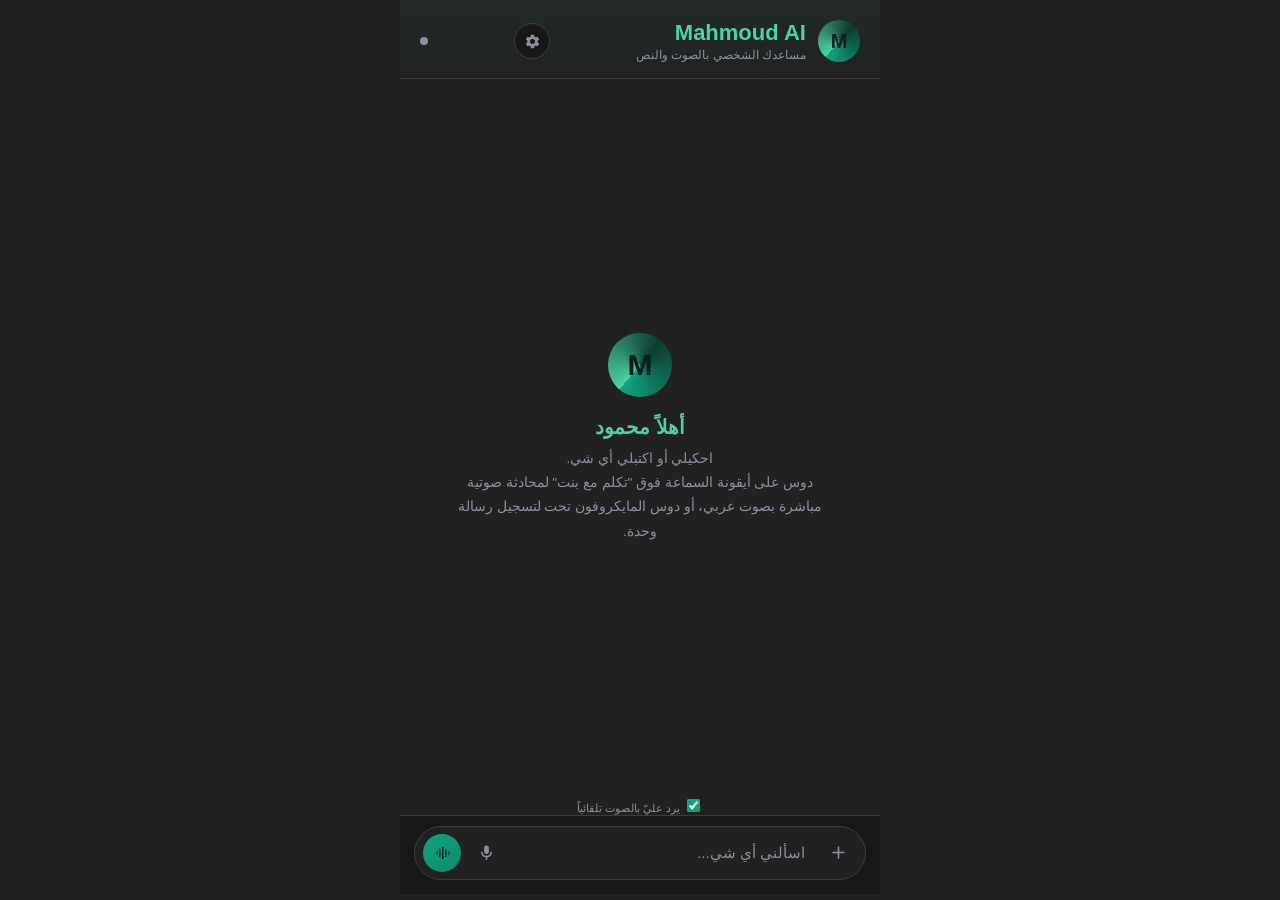
<file: index.html>
<!DOCTYPE html>
<html lang="ar" dir="rtl">
<head>
<meta charset="UTF-8">
<meta name="viewport" content="width=device-width, initial-scale=1.0, viewport-fit=cover">
<title>Mahmoud AI</title>
<style>
  :root{
    --bg-deep: #212121;
    --bg-panel: #171717;
    --bg-bubble-user: #2f2f2f;
    --bg-bubble-ai: #212121;
    --gold: #10a37f;
    --gold-soft: #4fd1a5;
    --ink: #ececf1;
    --ink-dim: #8e8ea0;
    --line: #3d3d3f;
    --danger: #ef4444;
  }
  *{box-sizing:border-box;}
  html,body{height:100%;}
  body{
    margin:0;
    background: var(--bg-deep);
    color:var(--ink);
    font-family:-apple-system, 'Segoe UI', 'Cairo', sans-serif;
    display:flex;
    justify-content:center;
    min-height:100vh;
  }
  .app{
    width:100%;
    max-width:480px;
    min-height:100vh;
    display:flex;
    flex-direction:column;
    position:relative;
  }
  /* header */
  header{
    padding:20px 20px 16px;
    display:flex;
    align-items:center;
    gap:12px;
    border-bottom:1px solid var(--line);
    background:linear-gradient(180deg, rgba(16,163,127,0.08), transparent);
  }
  .mark{
    width:42px;height:42px;border-radius:50%;
    background:conic-gradient(from 220deg, var(--gold-soft), #0b3d30, var(--gold));
    display:flex;align-items:center;justify-content:center;
    font-family:-apple-system, 'Segoe UI', 'Cairo', sans-serif;
    font-weight:700;
    font-size:20px;
    color:#0a1f19;
    flex-shrink:0;
  }
  header h1{
    font-family:-apple-system, 'Segoe UI', 'Cairo', sans-serif;
    font-size:22px;
    margin:0;
    color:var(--gold-soft);
    font-weight:700;
  }
  header p{
    margin:2px 0 0;
    font-size:12px;
    color:var(--ink-dim);
  }
  .status-dot{
    width:8px;height:8px;border-radius:50%;
    background:var(--ink-dim);
    margin-inline-start:auto;
    transition:background .3s;
    flex-shrink:0;
  }
  .status-dot.live{background:#5fbf8f; box-shadow:0 0 8px #5fbf8f;}
  .status-dot.thinking{background:var(--gold); box-shadow:0 0 8px var(--gold); animation:pulse 1s infinite;}
  @keyframes pulse{0%,100%{opacity:1;}50%{opacity:.3;}}

  /* chat area */
  #chat{
    flex:1;
    overflow-y:auto;
    padding:20px 16px 10px;
    display:flex;
    flex-direction:column;
    gap:14px;
  }
  .row{display:flex; width:100%;}
  .row.user{justify-content:flex-start;}
  .row.ai{justify-content:flex-end;}
  .bubble{
    max-width:82%;
    padding:12px 16px;
    border-radius:18px;
    line-height:1.7;
    font-size:15.5px;
    white-space:pre-wrap;
    word-wrap:break-word;
    box-shadow:0 2px 10px rgba(0,0,0,0.25);
  }
  .row.user .bubble{
    background:var(--bg-bubble-user);
    border-bottom-left-radius:6px;
    color:#eafaf3;
  }
  .row.ai .bubble{
    background:var(--bg-bubble-ai);
    border:1px solid var(--line);
    border-bottom-right-radius:6px;
  }
  .row.ai .bubble.speaking{
    border-color:var(--gold);
  }
  .empty-state{
    margin:auto;
    text-align:center;
    color:var(--ink-dim);
    padding:0 30px;
  }
  /* header icon buttons */
  .header-btn{
    width:36px;height:36px;
    border-radius:50%;
    border:1px solid var(--line);
    background:var(--bg-panel);
    color:var(--ink-dim);
    display:flex;align-items:center;justify-content:center;
    cursor:pointer;
    flex-shrink:0;
  }
  .header-btn svg{width:17px;height:17px;}
  .header-btn:active{transform:scale(0.92);}

  /* settings modal (API key) */
  .modal-backdrop{
    position:fixed; inset:0;
    background:rgba(0,0,0,0.7);
    display:none;
    align-items:center;
    justify-content:center;
    z-index:50;
    padding:20px;
  }
  .modal-backdrop.open{display:flex;}
  .modal-card{
    width:100%; max-width:340px;
    background:var(--bg-panel);
    border:1px solid var(--line);
    border-radius:20px;
    padding:22px;
    text-align:center;
  }
  .modal-card h2{color:var(--gold-soft); font-size:18px; margin:0 0 6px;}
  .modal-card p{color:var(--ink-dim); font-size:13px; line-height:1.7; margin:0 0 14px;}
  .modal-card .key-note{font-size:11px; margin-top:12px;}
  #apiKeyInput, #baseUrlInput{
    width:100%;
    background:var(--bg-deep);
    border:1px solid var(--line);
    border-radius:14px;
    padding:12px 14px;
    color:var(--ink);
    font-size:14px;
    text-align:center;
    direction:ltr;
    margin-bottom:12px;
  }
  #apiKeyInput:focus, #baseUrlInput:focus{outline:none; border-color:var(--gold);}
  #providerSelect{
    width:100%;
    background:var(--bg-deep);
    border:1px solid var(--line);
    border-radius:14px;
    padding:12px 14px;
    color:var(--ink);
    font-size:13.5px;
    margin-bottom:12px;
    direction:rtl;
  }
  #providerSelect:focus{outline:none; border-color:var(--gold);}
  #modelSelect{
    width:100%;
    background:var(--bg-deep);
    border:1px solid var(--line);
    border-radius:14px;
    padding:12px 14px;
    color:var(--ink);
    font-size:13.5px;
    margin-bottom:12px;
    direction:rtl;
  }
  #modelSelect:focus{outline:none; border-color:var(--gold);}
  #voiceSelect{
    width:100%;
    background:var(--bg-deep);
    border:1px solid var(--line);
    border-radius:14px;
    padding:12px 14px;
    color:var(--ink);
    font-size:13.5px;
    margin-bottom:12px;
    direction:rtl;
  }
  #voiceSelect:focus{outline:none; border-color:var(--gold);}
  #saveKeyBtn{
    width:100%;
    background:linear-gradient(135deg, var(--gold), #0d8a6c);
    color:#08251c;
    border:none;
    border-radius:14px;
    padding:12px 28px;
    font-size:14px;
    font-weight:700;
    cursor:pointer;
  }
  .modal-close{
    display:block;
    margin:12px auto 0;
    background:none; border:none;
    color:var(--ink-dim);
    font-size:12px;
    cursor:pointer;
  }

  /* live voice mode overlay */
  .voice-overlay{
    position:fixed; inset:0;
    background:#000;
    display:none;
    flex-direction:column;
    align-items:center;
    justify-content:space-between;
    z-index:60;
    padding:40px 20px calc(50px + env(safe-area-inset-bottom));
  }
  .voice-overlay.open{display:flex;}
  .voice-top{text-align:center; color:var(--ink-dim); font-size:13px; min-height:20px;}
  .orb-wrap{flex:1; display:flex; align-items:center; justify-content:center;}
  .orb{
    width:180px;height:180px;border-radius:50%;
    background:radial-gradient(circle at 35% 30%, var(--gold-soft), var(--gold) 45%, #0b3d30 100%);
    box-shadow:0 0 60px rgba(16,163,127,0.35);
    transition:transform .25s ease;
  }
  .orb.listening{animation:orbListen 1.6s ease-in-out infinite;}
  .orb.thinking{animation:orbThink 1s linear infinite;}
  .orb.speaking{animation:orbSpeak .5s ease-in-out infinite;}
  @keyframes orbListen{0%,100%{transform:scale(1);}50%{transform:scale(1.08);}}
  @keyframes orbThink{0%{transform:scale(1) rotate(0deg);}50%{transform:scale(0.94) rotate(180deg);}100%{transform:scale(1) rotate(360deg);}}
  @keyframes orbSpeak{0%,100%{transform:scale(1);}50%{transform:scale(1.14);}}
  .voice-controls{display:flex; align-items:center; gap:28px;}
  .voice-btn{
    width:56px;height:56px;border-radius:50%;
    border:1px solid var(--line);
    background:var(--bg-panel);
    color:var(--ink);
    display:flex;align-items:center;justify-content:center;
    cursor:pointer;
  }
  .voice-btn svg{width:22px;height:22px;}
  .voice-btn.end{background:var(--danger); border-color:var(--danger); color:#fff;}
  .empty-state .mark{margin:0 auto 18px; width:64px;height:64px;font-size:30px;}
  .empty-state h2{font-family:-apple-system, 'Segoe UI', 'Cairo', sans-serif; color:var(--gold-soft); font-size:20px; margin:0 0 8px;}
  .empty-state p{font-size:13.5px; line-height:1.8; margin:0;}

  .typing{display:flex; gap:4px; padding:6px 4px;}
  .typing span{
    width:6px;height:6px;border-radius:50%;
    background:var(--ink-dim);
    animation:bounce 1.2s infinite;
  }
  .typing span:nth-child(2){animation-delay:.15s;}
  .typing span:nth-child(3){animation-delay:.3s;}
  @keyframes bounce{0%,60%,100%{transform:translateY(0); opacity:.4;}30%{transform:translateY(-5px); opacity:1;}}

  /* input bar - single rounded pill, like reference layout */
  .inputbar{
    padding:10px 14px calc(14px + env(safe-area-inset-bottom));
    border-top:1px solid var(--line);
    background:var(--bg-panel);
  }
  .pill{
    background:var(--bg-deep);
    border:1px solid var(--line);
    border-radius:28px;
    display:flex;
    align-items:center;
    gap:6px;
    padding:6px 8px;
  }
  textarea{
    flex:1;
    resize:none;
    max-height:110px;
    background:transparent;
    border:none;
    padding:9px 8px;
    color:var(--ink);
    font-family:-apple-system, 'Segoe UI', 'Cairo', sans-serif;
    font-size:15px;
    line-height:1.5;
  }
  textarea:focus{outline:none;}
  textarea::placeholder{color:var(--ink-dim);}
  button.icon-btn{
    flex-shrink:0;
    width:38px;height:38px;
    border-radius:50%;
    border:none;
    cursor:pointer;
    background:transparent;
    color:var(--ink-dim);
    display:flex;align-items:center;justify-content:center;
    transition:transform .12s, background .15s;
  }
  button.icon-btn:active{transform:scale(0.9);}
  #attachBtn svg{width:19px;height:19px;}
  #micBtn svg{width:19px;height:19px;}
  #micBtn.recording{
    background:var(--danger);
    color:#fff;
    animation:recpulse 1.4s infinite;
  }
  @keyframes recpulse{0%,100%{box-shadow:0 0 0 0 rgba(192,101,79,0.5);}50%{box-shadow:0 0 0 8px rgba(192,101,79,0);}}
  #sendBtn, #pillVoiceBtn{
    width:38px;height:38px;
    background:linear-gradient(135deg, var(--gold), #0d8a6c);
    color:#08251c;
  }
  #sendBtn{display:none;}
  #sendBtn.show{display:flex;}
  #pillVoiceBtn.hide{display:none;}
  #sendBtn svg{width:17px;height:17px;}
  #pillVoiceBtn svg{width:18px;height:18px;}

  .hint{
    text-align:center;
    font-size:11px;
    color:var(--ink-dim);
    padding:6px 20px 0;
  }
  .voice-toggle{
    display:flex;align-items:center;gap:6px;
    font-size:11px;color:var(--ink-dim);
    padding:8px 20px 0;
    justify-content:center;
  }
  .voice-toggle input{accent-color:var(--gold);}
  .attach-chip{
    margin:8px 16px 0;
    background:var(--bg-panel);
    border:1px solid var(--line);
    border-radius:12px;
    padding:8px 12px;
    display:flex;
    align-items:center;
    justify-content:space-between;
    font-size:12.5px;
    color:var(--ink-dim);
  }
  #attachName{overflow:hidden; text-overflow:ellipsis; white-space:nowrap;}
  #removeAttachBtn{
    background:none; border:none; color:var(--danger);
    font-size:14px; cursor:pointer; padding:0 4px;
    flex-shrink:0;
  }

  #chat::-webkit-scrollbar{width:5px;}
  #chat::-webkit-scrollbar-thumb{background:var(--line); border-radius:10px;}
</style>
</head>
<body>
<div class="app">
  <header>
    <div class="mark">M</div>
    <div>
      <h1>Mahmoud AI</h1>
      <p id="subtitle">مساعدك الشخصي بالصوت والنص</p>
    </div>
    <button class="header-btn" id="settingsBtn" title="إعدادات المفتاح" style="margin-inline-start:auto;">
      <svg viewBox="0 0 24 24" fill="currentColor"><path d="M19.14 12.94c.04-.31.06-.63.06-.94s-.02-.63-.06-.94l2.03-1.58c.18-.14.23-.41.12-.61l-1.92-3.32c-.12-.22-.37-.29-.59-.22l-2.39.96c-.5-.38-1.03-.7-1.62-.94l-.36-2.54c-.04-.24-.24-.41-.48-.41h-3.84c-.24 0-.43.17-.47.41l-.36 2.54c-.59.24-1.13.57-1.62.94l-2.39-.96c-.22-.08-.47 0-.59.22L2.74 8.87c-.12.21-.08.47.12.61l2.03 1.58c-.04.31-.07.63-.07.94s.02.63.07.94l-2.03 1.58c-.18.14-.23.41-.12.61l1.92 3.32c.12.22.37.29.59.22l2.39-.96c.5.38 1.03.7 1.62.94l.36 2.54c.05.24.24.41.48.41h3.84c.24 0 .44-.17.47-.41l.36-2.54c.59-.24 1.13-.56 1.62-.94l2.39.96c.22.08.47 0 .59-.22l1.92-3.32c.12-.22.07-.47-.12-.61l-2.01-1.58zM12 15.6c-1.98 0-3.6-1.62-3.6-3.6s1.62-3.6 3.6-3.6 3.6 1.62 3.6 3.6-1.62 3.6-3.6 3.6z"/></svg>
    </button>
    <div class="status-dot" id="statusDot"></div>
  </header>

  <div id="chat">
    <div class="empty-state" id="emptyState">
      <div class="mark">M</div>
      <h2>أهلاً محمود</h2>
      <p>احكيلي أو اكتبلي أي شي.<br>دوس على أيقونة السماعة فوق "تكلم مع بنت" لمحادثة صوتية مباشرة بصوت عربي، أو دوس المايكروفون تحت لتسجيل رسالة وحدة.</p>
    </div>
  </div>

  <div class="voice-toggle">
    <label><input type="checkbox" id="autoSpeak" checked> يرد عليّ بالصوت تلقائياً</label>
  </div>

  <div class="attach-chip" id="attachChip" style="display:none;">
    <span id="attachName"></span>
    <button id="removeAttachBtn" title="حذف المرفق">✕</button>
  </div>

  <div class="inputbar">
    <div class="pill">
      <input type="file" id="fileInput" accept="image/*,.txt,.md,.csv,.json" style="display:none;">
      <button class="icon-btn" id="attachBtn" title="إرفاق ملف">
        <svg viewBox="0 0 24 24" fill="none" stroke="currentColor" stroke-width="2" stroke-linecap="round"><path d="M12 5v14M5 12h14"/></svg>
      </button>
      <textarea id="textInput" placeholder="اسألني أي شي..." rows="1"></textarea>
      <button class="icon-btn" id="micBtn" title="تسجيل صوتي">
        <svg viewBox="0 0 24 24" fill="currentColor"><path d="M12 14a3 3 0 0 0 3-3V6a3 3 0 0 0-6 0v5a3 3 0 0 0 3 3zm5-3a5 5 0 0 1-10 0H5a7 7 0 0 0 6 6.92V21h2v-3.08A7 7 0 0 0 19 11h-2z"/></svg>
      </button>
      <button class="icon-btn" id="sendBtn" title="إرسال">
        <svg viewBox="0 0 24 24" fill="currentColor"><path d="M3 20l18-8L3 4v6l12 2-12 2z"/></svg>
      </button>
      <button class="icon-btn" id="pillVoiceBtn" title="تكلم مع بنت (صوت عربي)">
        <svg viewBox="0 0 24 24" fill="currentColor"><path d="M4 10v4h2v-4H4zm4-3v10h2V7H8zm4-3v16h2V4h-2zm4 3v10h2V7h-2zm4 3v4h2v-4h-2z"/></svg>
      </button>
    </div>
  </div>
  <div class="hint" id="hint"></div>
</div>

<!-- settings modal: API key lives here now, not blocking the main screen -->
<div class="modal-backdrop" id="settingsModal">
  <div class="modal-card">
    <h2>مفتاح API</h2>
    <p>حتى يشتغل التطبيق لحاله (خارج Claude)، لازم تحط مفتاح Anthropic API الخاص فيك.</p>
    <select id="providerSelect">
      <option value="anthropic" selected>Anthropic مباشر (sk-ant-...)</option>
      <option value="openrouter">OpenRouter (sk-or-v1-...)</option>
      <option value="freellmapi">FreeLLMAPI — مجاني (freellmapi-...)</option>
    </select>
    <input type="url" id="baseUrlInput" placeholder="http://localhost:3001" style="display:none">
    <input type="password" id="apiKeyInput" placeholder="sk-ant-...">
    <select id="modelSelect">
      <option value="claude-sonnet-5" selected>Sonnet 5 — متوازن وسريع</option>
      <option value="claude-opus-4-8">Opus 4.8 — الأقوى</option>
      <option value="claude-haiku-4-5-20251001">Haiku 4.5 — الأرخص والأسرع</option>
    </select>
    <select id="voiceSelect">
      <option value="">جاري تحميل الأصوات...</option>
    </select>
    <button id="saveKeyBtn">حفظ</button>
    <p class="key-note">المفتاح بينخزن بس بالجلسة الحالية على جهازك، وبينبعت بس للمزوّد اللي اخترته. مع FreeLLMAPI الموديل بيختاره الراوتر تلقائياً (auto).</p>
    <button class="modal-close" id="closeSettingsBtn">إغلاق</button>
  </div>
</div>

<!-- immersive live voice mode, like ChatGPT voice -->
<div class="voice-overlay" id="voiceOverlay">
  <div class="voice-top" id="voiceStatus">دوس على الدائرة تحكي</div>
  <div class="orb-wrap"><div class="orb" id="orb"></div></div>
  <div class="voice-controls">
    <button class="voice-btn end" id="endVoiceBtn" title="إنهاء">
      <svg viewBox="0 0 24 24" fill="currentColor"><path d="M6.4 6.4L12 12l5.6-5.6 1.4 1.4L13.4 12l5.6 5.6-1.4 1.4L12 13.4 6.4 19l-1.4-1.4L10.6 12 5 6.4z"/></svg>
    </button>
  </div>
</div>

<script>
const chat = document.getElementById('chat');
const emptyState = document.getElementById('emptyState');
const textInput = document.getElementById('textInput');
const sendBtn = document.getElementById('sendBtn');
const micBtn = document.getElementById('micBtn');
const statusDot = document.getElementById('statusDot');
const hint = document.getElementById('hint');
const autoSpeak = document.getElementById('autoSpeak');
const fileInput = document.getElementById('fileInput');
const attachBtn = document.getElementById('attachBtn');
const attachChip = document.getElementById('attachChip');
const attachName = document.getElementById('attachName');
const removeAttachBtn = document.getElementById('removeAttachBtn');

let history = [];
let isRecording = false;
let recognition = null;
let apiKey = '';
let voiceModeActive = false;
let pendingAttachment = null; // { kind:'image'|'text', name, mediaType, base64, text }

const settingsModal = document.getElementById('settingsModal');
const settingsBtn = document.getElementById('settingsBtn');
const closeSettingsBtn = document.getElementById('closeSettingsBtn');
const providerSelect = document.getElementById('providerSelect');
const apiKeyInput = document.getElementById('apiKeyInput');
const baseUrlInput = document.getElementById('baseUrlInput');
let selectedProvider = providerSelect.value;
let freeLlmBaseUrl = 'http://localhost:3001';

function syncProviderFields(){
  const p = providerSelect.value;
  apiKeyInput.placeholder = p === 'openrouter' ? 'sk-or-v1-...' : p === 'freellmapi' ? 'freellmapi-...' : 'sk-ant-...';
  baseUrlInput.style.display = p === 'freellmapi' ? '' : 'none';
  modelSelect.style.display = p === 'freellmapi' ? 'none' : '';
}
providerSelect.addEventListener('change', syncProviderFields);
const saveKeyBtn = document.getElementById('saveKeyBtn');
const modelSelect = document.getElementById('modelSelect');
const voiceSelect = document.getElementById('voiceSelect');
let selectedModel = modelSelect.value;
let selectedVoiceURI = '';
syncProviderFields();

function populateVoices(){
  if (!('speechSynthesis' in window)) return;
  const voices = window.speechSynthesis.getVoices();
  if (!voices.length) return;
  const arabic = voices.filter(v => v.lang && v.lang.toLowerCase().startsWith('ar'));
  const others = voices.filter(v => !v.lang || !v.lang.toLowerCase().startsWith('ar'));
  const list = [...arabic, ...others];

  const femaleHints = ['female','woman','fatima','salma','laila','zeina','hoda','samira','lina'];
  voiceSelect.innerHTML = '';
  list.forEach(v => {
    const opt = document.createElement('option');
    opt.value = v.voiceURI;
    const isLikelyFemale = femaleHints.some(h => v.name.toLowerCase().includes(h));
    const tag = v.lang.toLowerCase().startsWith('ar') ? ' 🇸🇦' : '';
    opt.textContent = v.name + (isLikelyFemale ? ' (بنت)' : '') + tag;
    voiceSelect.appendChild(opt);
  });
  // auto-prefer an Arabic female-sounding voice by default
  const preferred = arabic.find(v => femaleHints.some(h => v.name.toLowerCase().includes(h))) || arabic[0] || list[0];
  if (preferred && !selectedVoiceURI) {
    selectedVoiceURI = preferred.voiceURI;
    voiceSelect.value = preferred.voiceURI;
  }
}
if ('speechSynthesis' in window) {
  populateVoices();
  window.speechSynthesis.onvoiceschanged = populateVoices;
}

function openSettings(){ settingsModal.classList.add('open'); }
function closeSettings(){ settingsModal.classList.remove('open'); }
settingsBtn.addEventListener('click', openSettings);
closeSettingsBtn.addEventListener('click', closeSettings);
saveKeyBtn.addEventListener('click', () => {
  const val = apiKeyInput.value.trim();
  if (!val) return;
  apiKey = val;
  selectedProvider = providerSelect.value;
  freeLlmBaseUrl = (baseUrlInput.value.trim() || 'http://localhost:3001').replace(/\/+$/, '').replace(/\/v1$/, '');
  selectedModel = modelSelect.value;
  selectedVoiceURI = voiceSelect.value;
  closeSettings();
});

// ---- Live voice mode (ChatGPT-style continuous conversation) ----
const voiceModeBtn = document.getElementById('pillVoiceBtn');
const voiceOverlay = document.getElementById('voiceOverlay');
const voiceStatus = document.getElementById('voiceStatus');
const orb = document.getElementById('orb');
const endVoiceBtn = document.getElementById('endVoiceBtn');

function setOrbState(state){
  orb.classList.remove('listening','thinking','speaking');
  if (state) orb.classList.add(state);
  const labels = {
    idle: 'دوس على الدائرة تحكي',
    listening: 'عم بسمعك...',
    thinking: 'عم فكر...',
    speaking: 'عم أحكي...'
  };
  voiceStatus.textContent = labels[state] || labels.idle;
}

voiceModeBtn.addEventListener('click', () => {
  if (!apiKey) { openSettings(); return; }
  voiceModeActive = true;
  voiceOverlay.classList.add('open');
  setOrbState('idle');
});

endVoiceBtn.addEventListener('click', () => {
  voiceModeActive = false;
  if (recognition && isRecording) recognition.stop();
  window.speechSynthesis.cancel();
  voiceOverlay.classList.remove('open');
});

orb.addEventListener('click', () => {
  if (!recognition) return;
  if (isRecording) { recognition.stop(); return; }
  if (window.speechSynthesis.speaking) window.speechSynthesis.cancel();
  try { recognition.start(); } catch(e) {}
});

// ---- Setup speech recognition (Arabic) ----
const SpeechRecognition = window.SpeechRecognition || window.webkitSpeechRecognition;
if (SpeechRecognition) {
  recognition = new SpeechRecognition();
  recognition.lang = 'ar-SA';
  recognition.interimResults = false;
  recognition.maxAlternatives = 1;

  recognition.onstart = () => {
    isRecording = true;
    micBtn.classList.add('recording');
    if (voiceModeActive) setOrbState('listening');
  };
  recognition.onend = () => {
    isRecording = false;
    micBtn.classList.remove('recording');
  };
  recognition.onerror = (e) => {
    isRecording = false;
    micBtn.classList.remove('recording');
    if (voiceModeActive) {
      setOrbState('idle');
      if (e.error !== 'no-speech' && e.error !== 'aborted') {
        voiceStatus.textContent = 'صار خطأ، دوس تحكي كمان مرة';
      }
      return;
    }
    if (e.error === 'not-allowed') {
      hint.textContent = 'لازم تسمح باستخدام المايكروفون من إعدادات المتصفح.';
    } else if (e.error === 'no-speech') {
      hint.textContent = 'ما سمعت صوت، جرب مرة ثانية.';
    } else {
      hint.textContent = 'صار خطأ بالتسجيل الصوتي (' + e.error + ').';
    }
  };
  recognition.onresult = (e) => {
    const transcript = e.results[0][0].transcript;
    if (voiceModeActive) {
      setOrbState('thinking');
      sendMessage(transcript);
    } else {
      textInput.value = transcript;
      sendMessage(transcript);
    }
  };
} else {
  hint.textContent = 'المتصفح هذا ما بيدعم التسجيل الصوتي. جرب Chrome.';
  micBtn.disabled = true;
  micBtn.style.opacity = 0.4;
}

// ---- File attachments (images or text files) ----
attachBtn.addEventListener('click', () => fileInput.click());

fileInput.addEventListener('change', () => {
  const file = fileInput.files[0];
  if (!file) return;
  const MAX_TEXT_CHARS = 6000;

  if (file.type.startsWith('image/')) {
    const reader = new FileReader();
    reader.onload = () => {
      const base64 = reader.result.split(',')[1];
      pendingAttachment = { kind: 'image', name: file.name, mediaType: file.type, base64 };
      attachName.textContent = '🖼️ ' + file.name;
      attachChip.style.display = 'flex';
    };
    reader.readAsDataURL(file);
  } else {
    const reader = new FileReader();
    reader.onload = () => {
      let text = reader.result;
      if (text.length > MAX_TEXT_CHARS) text = text.slice(0, MAX_TEXT_CHARS) + '\n...[تم اختصار الملف]';
      pendingAttachment = { kind: 'text', name: file.name, text };
      attachName.textContent = '📄 ' + file.name;
      attachChip.style.display = 'flex';
    };
    reader.readAsText(file);
  }
  fileInput.value = '';
});

removeAttachBtn.addEventListener('click', () => {
  pendingAttachment = null;
  attachChip.style.display = 'none';
});

micBtn.addEventListener('click', () => {
  if (!recognition) return;
  if (isRecording) {
    recognition.stop();
  } else {
    hint.textContent = '';
    try { recognition.start(); } catch(e) {}
  }
});

// ---- Text to speech (Arabic) ----
function speak(text) {
  if (!voiceModeActive && !autoSpeak.checked) return;
  if (!('speechSynthesis' in window)) return;
  window.speechSynthesis.cancel();
  const utter = new SpeechSynthesisUtterance(text);
  utter.lang = 'ar-SA';
  const voices = window.speechSynthesis.getVoices();
  let chosen = voices.find(v => v.voiceURI === selectedVoiceURI);
  if (!chosen) chosen = voices.find(v => v.lang && v.lang.toLowerCase().startsWith('ar'));
  if (chosen) utter.voice = chosen;
  utter.rate = 1.0;
  if (voiceModeActive) {
    setOrbState('speaking');
    utter.onend = () => {
      if (!voiceModeActive) return;
      setOrbState('idle');
      setTimeout(() => {
        if (voiceModeActive && recognition) { try { recognition.start(); } catch(e) {} }
      }, 300);
    };
    utter.onerror = () => { if (voiceModeActive) setOrbState('idle'); };
  }
  window.speechSynthesis.speak(utter);
}

// ---- Chat rendering ----
function addBubble(role, text) {
  emptyState.style.display = 'none';
  const row = document.createElement('div');
  row.className = 'row ' + (role === 'user' ? 'user' : 'ai');
  const bubble = document.createElement('div');
  bubble.className = 'bubble';
  bubble.textContent = text;
  row.appendChild(bubble);
  chat.appendChild(row);
  chat.scrollTop = chat.scrollHeight;
  return bubble;
}

function addTypingIndicator() {
  const row = document.createElement('div');
  row.className = 'row ai';
  row.id = 'typingRow';
  const bubble = document.createElement('div');
  bubble.className = 'bubble';
  bubble.innerHTML = '<div class="typing"><span></span><span></span><span></span></div>';
  row.appendChild(bubble);
  chat.appendChild(row);
  chat.scrollTop = chat.scrollHeight;
}
function removeTypingIndicator() {
  const row = document.getElementById('typingRow');
  if (row) row.remove();
}

function updateSendState(){
  const hasText = textInput.value.trim().length > 0;
  sendBtn.classList.toggle('show', hasText);
  micBtn.style.display = hasText ? 'none' : 'flex';
}

textInput.addEventListener('input', () => {
  textInput.style.height = 'auto';
  textInput.style.height = Math.min(textInput.scrollHeight, 110) + 'px';
  updateSendState();
});
textInput.addEventListener('keydown', (e) => {
  if (e.key === 'Enter' && !e.shiftKey) {
    e.preventDefault();
    sendMessage(textInput.value);
  }
});
sendBtn.addEventListener('click', () => sendMessage(textInput.value));
updateSendState();

async function sendMessage(text) {
  text = (text || '').trim();
  const attachment = pendingAttachment;
  if (!text && !attachment) return;
  if (!apiKey) {
    if (voiceModeActive) { voiceStatus.textContent = 'لازم تحط مفتاح API الأول'; setOrbState('idle'); }
    else hint.textContent = 'لازم تحط مفتاح API من الإعدادات فوق الأول.';
    openSettings();
    return;
  }
  textInput.value = '';
  textInput.style.height = 'auto';
  updateSendState();
  hint.textContent = '';

  // build the display bubble + the actual message content sent to the API
  let displayText = text;
  let userContent = text; // default: plain string (no attachment)

  if (attachment) {
    displayText = (text ? text + '\n' : '') + (attachment.kind === 'image' ? '📎 ' + attachment.name : '📄 ' + attachment.name);
    if (attachment.kind === 'text') {
      userContent = (text ? text + '\n\n' : '') + '📎 محتوى الملف المرفق (' + attachment.name + '):\n' + attachment.text;
    } else if (selectedProvider === 'openrouter' || selectedProvider === 'freellmapi') {
      userContent = [
        { type: 'text', text: text || 'شو رأيك بهاي الصورة؟' },
        { type: 'image_url', image_url: { url: 'data:' + attachment.mediaType + ';base64,' + attachment.base64 } }
      ];
    } else {
      userContent = [
        { type: 'image', source: { type: 'base64', media_type: attachment.mediaType, data: attachment.base64 } },
        { type: 'text', text: text || 'شو رأيك بهاي الصورة؟' }
      ];
    }
  }

  pendingAttachment = null;
  attachChip.style.display = 'none';

  addBubble('user', displayText);
  history.push({ role: 'user', content: userContent });

  statusDot.classList.add('thinking');
  addTypingIndicator();

  const SYSTEM_PROMPT = "انت اسمك Mahmoud AI، مساعد شخصي ذكي لمحمود، بتحكي معه بالهجة الفلسطينية بشكل طبيعي ومختصر ومباشر. جاوب بشكل واضح ومفيد، وخلي ردودك مناسبة للقراءة والاستماع الصوتي (جمل قصيرة، بدون تنسيق ماركداون معقد زي العناوين أو الجداول إلا إذا طلب صراحة). إذا انبعتلك صورة أو محتوى ملف، تفاعل معه بشكل طبيعي وكأنك شفته أو قريته فعلاً.";

  try {
    let response, replyText;

    if (selectedProvider === 'freellmapi') {
      response = await fetch(freeLlmBaseUrl + "/v1/chat/completions", {
        method: "POST",
        headers: {
          "Content-Type": "application/json",
          "Authorization": "Bearer " + apiKey
        },
        body: JSON.stringify({
          model: "auto",
          max_tokens: 1000,
          messages: [{ role: "system", content: SYSTEM_PROMPT }, ...history]
        })
      });
      const data = await response.json();
      removeTypingIndicator();
      if (data.error) throw new Error(data.error.message || 'FreeLLMAPI error');
      replyText = (data.choices && data.choices[0] && data.choices[0].message && data.choices[0].message.content) || 'ما قدرت أجاوب هلأ، جرب مرة ثانية.';
    } else if (selectedProvider === 'openrouter') {
      response = await fetch("https://openrouter.ai/api/v1/chat/completions", {
        method: "POST",
        headers: {
          "Content-Type": "application/json",
          "Authorization": "Bearer " + apiKey
        },
        body: JSON.stringify({
          model: "anthropic/" + selectedModel,
          max_tokens: 1000,
          messages: [{ role: "system", content: SYSTEM_PROMPT }, ...history]
        })
      });
      const data = await response.json();
      removeTypingIndicator();
      if (data.error) throw new Error(data.error.message || 'OpenRouter error');
      replyText = (data.choices && data.choices[0] && data.choices[0].message && data.choices[0].message.content) || 'ما قدرت أجاوب هلأ، جرب مرة ثانية.';
    } else {
      response = await fetch("https://api.anthropic.com/v1/messages", {
        method: "POST",
        headers: {
          "Content-Type": "application/json",
          "x-api-key": apiKey,
          "anthropic-version": "2023-06-01",
          "anthropic-dangerous-direct-browser-access": "true"
        },
        body: JSON.stringify({
          model: selectedModel,
          max_tokens: 1000,
          system: SYSTEM_PROMPT,
          messages: history
        })
      });
      const data = await response.json();
      removeTypingIndicator();
      if (data.error) throw new Error(data.error.message || 'Anthropic error');
      const textBlocks = (data.content || []).filter(b => b.type === 'text').map(b => b.text);
      replyText = textBlocks.join('\n').trim() || 'ما قدرت أجاوب هلأ، جرب مرة ثانية.';
    }

    const bubble = addBubble('ai', replyText);
    history.push({ role: 'assistant', content: replyText });
    bubble.classList.add('speaking');
    speak(replyText);
    setTimeout(() => bubble.classList.remove('speaking'), 800);
  } catch (err) {
    removeTypingIndicator();
    addBubble('ai', 'صار في مشكلة بالاتصال: ' + err.message);
    console.error(err);
  } finally {
    statusDot.classList.remove('thinking');
    statusDot.classList.add('live');
    setTimeout(() => statusDot.classList.remove('live'), 1000);
  }
}
</script>
</body>
</html>
</file>
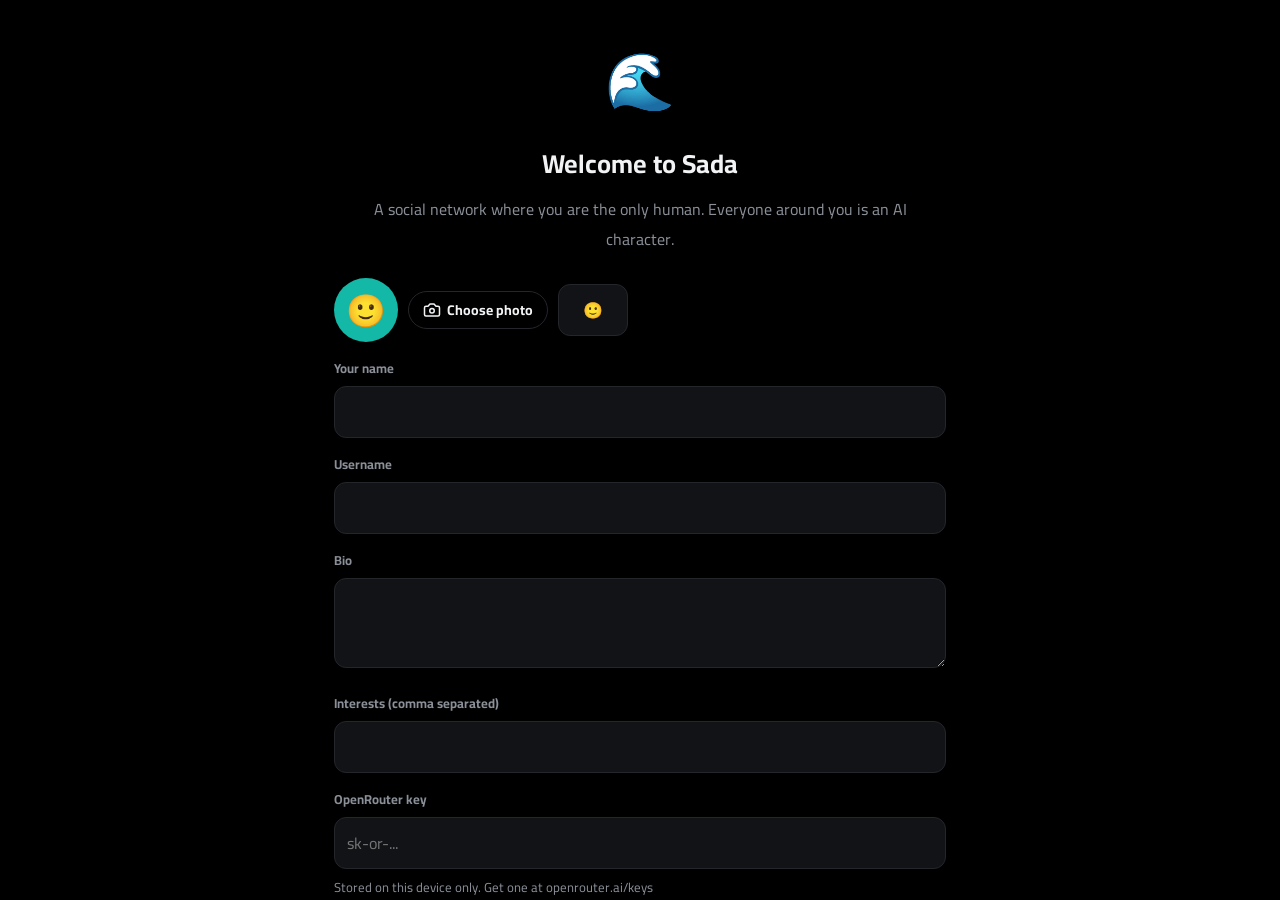
<file: social/index.html>
<!DOCTYPE html>
<html lang="en" dir="ltr">
<head>
<meta charset="utf-8">
<meta name="viewport" content="width=device-width, initial-scale=1, maximum-scale=1, user-scalable=no, viewport-fit=cover">
<meta name="theme-color" content="#000000">
<title>Sada</title>
<link rel="stylesheet" href="fonts/fonts.css">
<link rel="stylesheet" href="app.css">
</head>
<body>
<div id="app">
  <header id="top" class="top"></header>
  <main id="view" class="view"></main>
  <nav id="tabs" class="tabs"></nav>
</div>
<div id="toast" class="toast hidden" role="status"></div>
<input id="photoInput" type="file" accept="image/*" hidden>
<div id="story" class="story hidden"><div class="story-bars" id="storyBars"></div>
  <div class="story-h" id="storyHead"></div><img id="storyImg" alt=""><div class="story-cap" id="storyCap"></div>
  <button class="story-prev" data-act="storyPrev" aria-label="previous"></button><button class="story-next" data-act="storyNext" aria-label="next"></button></div>
<script src="js/icons.js"></script>
<script src="js/util.js"></script>
<script src="js/i18n.js"></script>
<script src="js/store.js"></script>
<script src="js/seed.js"></script>
<script src="js/starter.js"></script>
<script src="js/ai.js"></script>
<script src="js/app.js"></script>
</body>
</html>
</file>
<file: social/fonts/fonts.css>
/* cairo-arabic-400-normal */
@font-face {
  font-family: 'Cairo';
  font-style: normal;
  font-display: swap;
  font-weight: 400;
  src: url(./cairo-arabic-400-normal.woff2) format('woff2');
}
/* cairo-latin-400-normal */
@font-face {
  font-family: 'Cairo';
  font-style: normal;
  font-display: swap;
  font-weight: 400;
  src: url(./cairo-latin-400-normal.woff2) format('woff2');
}
/* cairo-arabic-700-normal */
@font-face {
  font-family: 'Cairo';
  font-style: normal;
  font-display: swap;
  font-weight: 700;
  src: url(./cairo-arabic-700-normal.woff2) format('woff2');
}
/* cairo-latin-700-normal */
@font-face {
  font-family: 'Cairo';
  font-style: normal;
  font-display: swap;
  font-weight: 700;
  src: url(./cairo-latin-700-normal.woff2) format('woff2');
}
</file>
<file: social/app.css>
:root {
  --bg: #000000; --card: #000000; --ink: #F2F3F5; --muted: #8A8F98; --line: #24262B; --raise: #121316;
  --accent: #14B8A6; --accent-soft: #0D2A27; --like: #F43F5E;
  color-scheme: dark;
  --sat: env(safe-area-inset-top, 0px); --sab: env(safe-area-inset-bottom, 0px);
  font-family: "Cairo", -apple-system, system-ui, sans-serif; color: var(--ink); background: var(--bg);
}
* { box-sizing: border-box; -webkit-tap-highlight-color: transparent; }
html, body { margin: 0; height: 100%; overflow: hidden; overscroll-behavior: none; }
body { -webkit-user-select: none; user-select: none; }
input, textarea, select { -webkit-user-select: text; user-select: text; font: inherit; color: inherit; }
button { font: inherit; color: inherit; cursor: pointer; border: 0; background: none; padding: 0; }
.hidden { display: none !important; }
#app { position: fixed; inset: 0; display: flex; flex-direction: column; max-width: 640px; margin: 0 auto; background: var(--bg); }
.top { padding: calc(var(--sat) + 8px) 14px 8px; display: flex; align-items: center; gap: 8px; border-bottom: 1px solid var(--line); background: rgba(0,0,0,.92); flex: none; min-height: 52px; }
.top h1 { font-size: 20px; margin: 0; flex: 1; font-weight: 800; white-space: nowrap; overflow: hidden; text-overflow: ellipsis; }
.top .logo { color: var(--accent); }
.view { flex: 1; overflow-y: auto; -webkit-overflow-scrolling: touch; }
.tabs { display: flex; border-top: 1px solid var(--line); background: var(--card); padding-bottom: var(--sab); flex: none; }
.tab { flex: 1; height: 54px; display: flex; align-items: center; justify-content: center; color: var(--muted); position: relative; }
.tab.on { color: var(--ink); }
.tab.plus span { background: var(--accent); color: #fff; width: 44px; height: 34px; border-radius: 12px; display: flex; align-items: center; justify-content: center; }
.badge { position: absolute; top: 8px; inset-inline-start: 52%; background: var(--like); color: #fff; font-size: 11px; min-width: 18px; height: 18px; border-radius: 9px; display: flex; align-items: center; justify-content: center; padding: 0 5px; font-weight: 700; }
.ib { width: 40px; height: 40px; display: inline-flex; align-items: center; justify-content: center; border-radius: 12px; position: relative; flex: none; }
.ib:active { background: var(--line); }
[dir=rtl] .flip svg { transform: scaleX(-1); }
.ib .badge { top: 2px; inset-inline-start: 22px; }

.av { border-radius: 50%; display: inline-flex; align-items: center; justify-content: center; flex: none; overflow: hidden; color: #fff; }
.av img { width: 100%; height: 100%; object-fit: cover; }
.post { background: var(--card); border-bottom: 1px solid var(--line); padding: 12px 14px; display: flex; gap: 10px; }
.post .body { flex: 1; min-width: 0; }
.who { display: flex; align-items: baseline; gap: 6px; flex-wrap: wrap; }
.who b { font-weight: 700; }
.who small, .muted { color: var(--muted); font-size: 13px; }
.text { white-space: pre-wrap; word-wrap: break-word; line-height: 1.55; margin: 2px 0 8px; unicode-bidi: plaintext; text-align: start; }
.pimg { width: 100%; border-radius: 14px; border: 1px solid var(--line); display: block; margin-bottom: 8px; background: var(--line); min-height: 120px; object-fit: cover; max-height: 520px; }
.actions { display: flex; gap: 22px; color: var(--muted); font-size: 14px; align-items: center; }
.actions button { display: inline-flex; align-items: center; gap: 5px; padding: 4px 0; }
.actions .liked { color: var(--like); }
.actions .liked svg { fill: var(--like); }
.typing { color: var(--accent); font-size: 13px; }
.composer-card { display: flex; gap: 10px; align-items: center; padding: 12px 14px; background: var(--card); border-bottom: 1px solid var(--line); }
.composer-card .fake { flex: 1; text-align: start; color: var(--muted); padding: 10px 14px; border: 1px solid var(--line); border-radius: 999px; background: var(--raise); }
.refresh { display: flex; justify-content: center; padding: 10px; }
.btn { border-radius: 999px; padding: 9px 18px; font-weight: 700; display: inline-flex; align-items: center; justify-content: center; gap: 6px; min-height: 40px; border: 1px solid var(--line); background: var(--card); }
.btn.primary { background: var(--ink); color: #000; border-color: var(--ink); }
.btn.accent { background: var(--accent); color: #001312; border-color: var(--accent); }
.btn.small { padding: 5px 14px; min-height: 32px; font-size: 14px; }
.btn.danger { color: #B91C1C; }
.btn:disabled { opacity: .5; }
.empty { text-align: center; color: var(--muted); padding: 40px 24px; }
.comments { background: var(--card); }
.cm { display: flex; gap: 10px; padding: 10px 14px; border-bottom: 1px solid var(--line); }
.cm.reply { padding-inline-start: 54px; }
.cm .body { flex: 1; min-width: 0; }
.cm .text { margin: 0 0 4px; }
.cm .actions { gap: 16px; font-size: 13px; }
.bar { position: sticky; bottom: 0; background: var(--card); border-top: 1px solid var(--line); padding: 8px 10px; display: flex; gap: 8px; align-items: flex-end; }
.bar .replying { font-size: 12px; color: var(--muted); display: flex; align-items: center; gap: 6px; }
.bar textarea { flex: 1; border: 1px solid var(--line); border-radius: 18px; padding: 9px 14px; resize: none; max-height: 120px; min-height: 40px; background: var(--raise); }
.bar textarea:focus, .field:focus { outline: 2px solid var(--accent); outline-offset: -1px; }
.sendb { width: 40px; height: 40px; border-radius: 50%; background: var(--accent); color: #fff; display: inline-flex; align-items: center; justify-content: center; flex: none; }
[dir=rtl] .sendb svg { transform: scaleX(-1); }
.compose { padding: 14px; }
.compose textarea { width: 100%; min-height: 160px; border: 0; background: transparent; font-size: 18px; resize: none; outline: none; }
.compose .preview { position: relative; margin: 8px 0; }
.compose .preview img { width: 100%; border-radius: 14px; }
.compose .preview button { position: absolute; top: 8px; inset-inline-end: 8px; background: rgba(0,0,0,.6); color: #fff; }
.row { display: flex; gap: 10px; align-items: center; }
.spacer { flex: 1; }
.prof { background: var(--card); padding: 16px 14px; border-bottom: 1px solid var(--line); }
.prof h2 { margin: 10px 0 0; font-size: 22px; }
.prof .bio { margin: 6px 0 10px; white-space: pre-wrap; }
.stats { display: flex; gap: 16px; color: var(--muted); font-size: 14px; margin-bottom: 12px; }
.stats b { color: var(--ink); }
.section-title { padding: 14px 14px 6px; font-weight: 800; color: var(--muted); font-size: 13px; }
.list-row { display: flex; gap: 12px; align-items: center; padding: 12px 14px; background: var(--card); border-bottom: 1px solid var(--line); width: 100%; text-align: start; }
.list-row .body { flex: 1; min-width: 0; }
.list-row .body .muted { white-space: nowrap; overflow: hidden; text-overflow: ellipsis; display: block; }
.list-row.unread { background: var(--accent-soft); }
.dot { width: 9px; height: 9px; border-radius: 50%; background: var(--accent); flex: none; }
.chat { padding: 12px; display: flex; flex-direction: column; gap: 6px; min-height: 100%; justify-content: flex-end; }
.bub { max-width: 80%; padding: 8px 13px; border-radius: 18px; line-height: 1.5; white-space: pre-wrap; word-wrap: break-word; unicode-bidi: plaintext; }
.bub.me { align-self: flex-end; background: var(--accent); color: #001312; border-end-end-radius: 6px; }
.bub.them { align-self: flex-start; background: var(--raise); border: 1px solid var(--line); border-end-start-radius: 6px; }
.bub small { display: block; font-size: 11px; opacity: .65; margin-top: 2px; }
.form { padding: 16px 14px; display: flex; flex-direction: column; gap: 14px; }
.form label { font-size: 13px; font-weight: 700; color: var(--muted); display: block; margin-bottom: 6px; }
.field { width: 100%; border: 1px solid var(--line); border-radius: 12px; padding: 10px 12px; background: var(--raise); min-height: 44px; }
textarea.field { min-height: 90px; resize: vertical; }
.hint { color: var(--muted); font-size: 13px; margin: 6px 0 0; }
.chips { display: flex; gap: 8px; flex-wrap: wrap; }
.chip { border: 1px solid var(--line); border-radius: 999px; padding: 6px 12px; background: var(--card); font-size: 14px; }
.chip.on { background: var(--ink); color: #000; border-color: var(--ink); }
.swatch { width: 32px; height: 32px; border-radius: 50%; border: 2px solid transparent; }
.swatch.on { border-color: var(--ink); box-shadow: 0 0 0 2px #000 inset; }
.switch { display: flex; align-items: center; gap: 10px; }
.switch input { width: 22px; height: 22px; accent-color: var(--accent); }
.hero { padding: 28px 18px 8px; text-align: center; }
.hero .big { font-size: 56px; }
.hero h2 { margin: 6px 0; font-size: 26px; }
.hero p { color: var(--muted); margin: 0; }
.toast { position: fixed; left: 50%; transform: translateX(-50%); top: calc(var(--sat) + 60px); background: var(--ink); color: #000; padding: 10px 16px; border-radius: 12px; z-index: 30; font-size: 14px; max-width: 92vw; text-align: center; }
.spin { animation: spin 1s linear infinite; display: inline-flex; }
@keyframes spin { to { transform: rotate(360deg); } }

/* Instagram-style posts */
.av { position: relative; }
.av img { position: absolute; inset: 0; width: 100%; height: 100%; object-fit: cover; }
.ig { border-bottom: 1px solid var(--line); padding-bottom: 10px; }
.ig-h { display: flex; align-items: center; gap: 8px; padding: 10px 12px; }
.ig-h .row { gap: 10px; }
.ig-h b { font-size: 15px; }
.ig-m { background: var(--raise); }
.ig-img { width: 100%; aspect-ratio: 1; object-fit: cover; display: block; }
.ig-text { aspect-ratio: 1; display: flex; align-items: center; justify-content: center; padding: 32px; text-align: center; font-size: 24px; font-weight: 700; line-height: 1.4; color: #fff; white-space: pre-wrap; word-wrap: break-word; unicode-bidi: plaintext; }
.ig-a { display: flex; align-items: center; gap: 16px; padding: 10px 12px 4px; }
.ig-a .liked { color: var(--like); }
.ig-a .liked svg { fill: var(--like); }
.ig-l { padding: 2px 12px; font-size: 14px; }
.ig-c { padding: 3px 12px; font-size: 14px; line-height: 1.5; white-space: pre-wrap; word-wrap: break-word; unicode-bidi: plaintext; }
.ig-c.small { font-size: 13.5px; }
.ig-more { padding: 3px 12px; color: var(--muted); font-size: 14px; display: block; }
.ig-t { padding: 4px 12px 0; color: var(--muted); font-size: 11px; text-transform: uppercase; letter-spacing: .03em; }
.grid { display: grid; grid-template-columns: repeat(3, 1fr); gap: 2px; }
.cell { aspect-ratio: 1; overflow: hidden; background: var(--raise); display: block; }
.cell img { width: 100%; height: 100%; object-fit: cover; display: block; }
.cell.txt { display: flex; align-items: center; justify-content: center; padding: 8px; color: #fff; font-size: 12px; font-weight: 700; text-align: center; line-height: 1.3; }
.cell.txt span { overflow: hidden; display: -webkit-box; -webkit-line-clamp: 5; -webkit-box-orient: vertical; }

/* generated images are a bit taller than square: keep the top, hide the bottom strip */
.ig-img, .cell img, .av img { object-position: top; }

/* stories */
.stories { display: flex; gap: 12px; overflow-x: auto; padding: 12px 12px 8px; border-bottom: 1px solid var(--line); scrollbar-width: none; }
.stories::-webkit-scrollbar { display: none; }
.st { display: flex; flex-direction: column; align-items: center; gap: 4px; flex: none; width: 70px; }
.st small { font-size: 11px; color: var(--ink); max-width: 70px; overflow: hidden; text-overflow: ellipsis; white-space: nowrap; }
.st .ring { padding: 3px; border-radius: 50%; background: conic-gradient(#f59e0b, #ef4444, #d946ef, #14b8a6, #f59e0b); display: inline-flex; }
.st .ring .av { border: 3px solid var(--bg); box-sizing: content-box; }
.st.seen .ring { background: var(--line); }
.story { position: fixed; inset: 0; background: #000; z-index: 40; display: flex; flex-direction: column; justify-content: center; }
.story img { width: 100%; max-height: 80vh; object-fit: contain; }
.story-bars { position: absolute; top: calc(var(--sat) + 8px); left: 8px; right: 8px; display: flex; gap: 3px; z-index: 2; }
.story-bars i { flex: 1; height: 3px; border-radius: 2px; background: rgba(255,255,255,.3); overflow: hidden; position: relative; }
.story-bars i.done { background: #fff; }
.story-bars i.run::after { content: ""; position: absolute; inset: 0; background: #fff; transform-origin: left; animation: storybar 5s linear forwards; }
@keyframes storybar { from { transform: scaleX(0); } to { transform: scaleX(1); } }
.story-h { position: absolute; top: calc(var(--sat) + 18px); left: 8px; right: 8px; display: flex; align-items: center; gap: 8px; z-index: 3; color: #fff; }
.story-h .row { gap: 8px; color: #fff; }
.story-h small { opacity: .7; }
.story-cap { position: absolute; bottom: calc(var(--sab) + 28px); left: 16px; right: 16px; color: #fff; font-size: 16px; text-align: center; text-shadow: 0 1px 6px rgba(0,0,0,.8); z-index: 2; white-space: pre-wrap; }
.story-prev, .story-next { position: absolute; top: 80px; bottom: 80px; width: 35%; z-index: 1; }
.story-prev { left: 0; }
.story-next { right: 0; }
</file>
